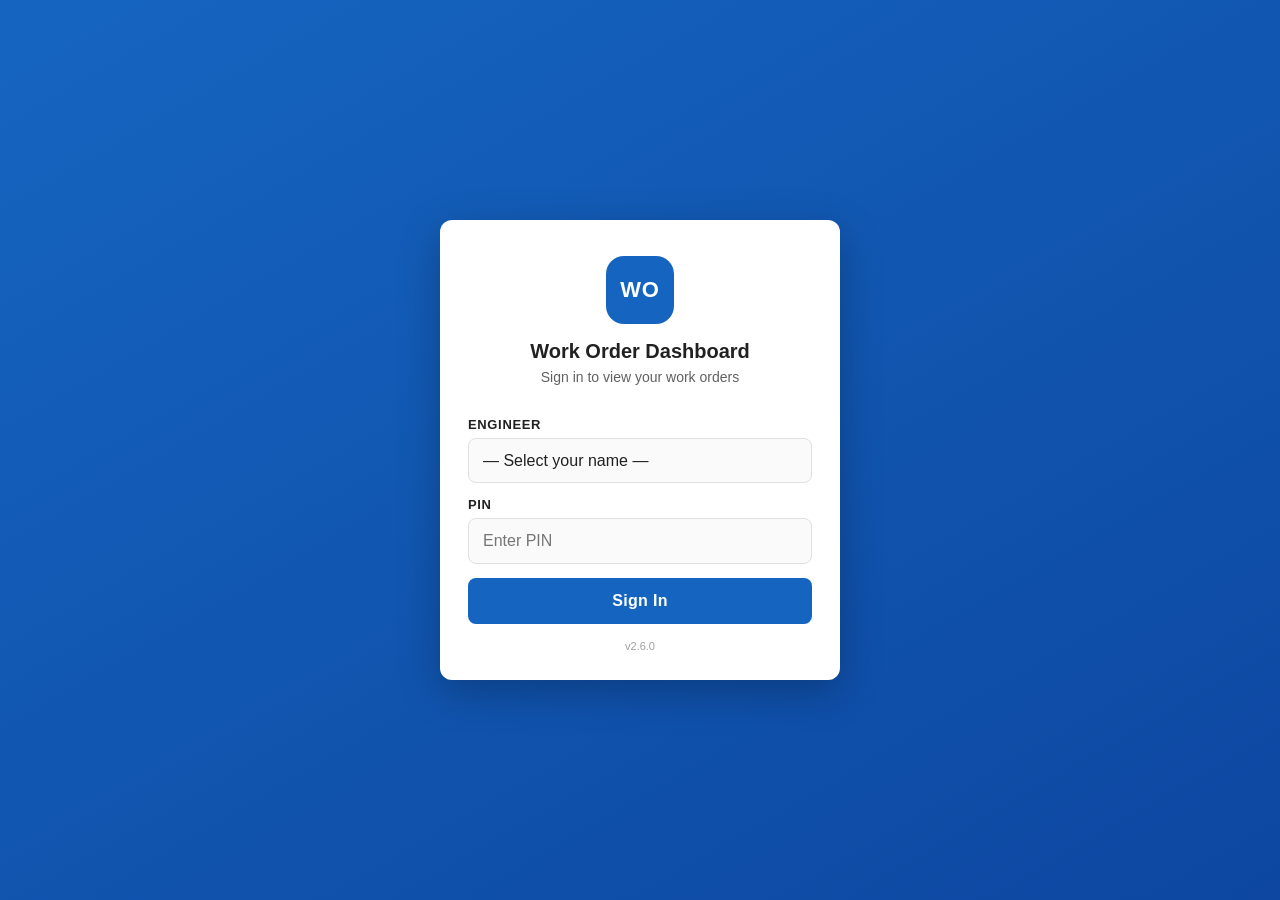
<file: index.html>
<!DOCTYPE html>
<html lang="en">
<head>
  <meta charset="UTF-8">
  <meta name="viewport" content="width=device-width, initial-scale=1.0">
  <meta name="theme-color" content="#1565c0">
  <meta name="mobile-web-app-capable" content="yes">
  <meta name="apple-mobile-web-app-capable" content="yes">
  <meta name="apple-mobile-web-app-status-bar-style" content="black-translucent">
  <meta name="apple-mobile-web-app-title" content="WO Dashboard">
  <title>Work Order Dashboard</title>
  <link rel="manifest" href="manifest.json">
  <link rel="stylesheet" href="style.css">
  <link rel="apple-touch-icon" href="icons/icon-192.png">
</head>
<body>

  <!-- ── LOGIN VIEW ─────────────────────────────────────────────────────── -->
  <div id="view-login" class="view">
    <div class="login-card">
      <div class="logo">
        <div class="logo-icon">WO</div>
        <h1>Work Order Dashboard</h1>
        <p>Sign in to view your work orders</p>
      </div>
      <form id="login-form" novalidate>
        <div class="form-group">
          <label for="engineer-select">Engineer</label>
          <select id="engineer-select" required>
            <option value="">— Select your name —</option>
          </select>
        </div>
        <div class="form-group">
          <label for="pin-input">PIN</label>
          <input
            type="password"
            id="pin-input"
            inputmode="numeric"
            maxlength="20"
            placeholder="Enter PIN"
            required
            autocomplete="current-password"
          >
        </div>
        <div id="login-error" class="error-msg hidden">Incorrect PIN. Please try again.</div>
        <button type="submit" class="btn-primary">Sign In</button>
      </form>
      <div id="version-label" class="version-label"></div>
    </div>
  </div>

  <!-- ── DASHBOARD VIEW ─────────────────────────────────────────────────── -->
  <div id="view-dashboard" class="view hidden">
    <header class="app-header">
      <div class="header-content">
        <div>
          <div class="header-title">Work Orders</div>
          <div id="header-engineer" class="header-subtitle"></div>
        </div>
        <button id="btn-logout" class="btn-logout">Sign Out</button>
      </div>
    </header>

    <main class="dashboard-main">

      <!-- Loading -->
      <div id="loading-state" class="state-card">
        <div class="spinner"></div>
        <p>Loading your work orders…</p>
      </div>

      <!-- Error -->
      <div id="error-state" class="state-card hidden">
        <div class="state-icon">!</div>
        <p id="error-message">Could not load data. Check your connection.</p>
        <button id="btn-retry" class="btn-primary" style="width:auto;padding:10px 28px">Retry</button>
      </div>

      <!-- Content -->
      <div id="dashboard-content" class="hidden">

        <div class="summary-card">
          <div class="summary-number" id="total-count">0</div>
          <div class="summary-label">Total Work Orders</div>
          <div class="card-actions">
            <button id="btn-view-all" class="btn-view-all">View All</button>
            <button id="btn-email-csv" class="btn-email-csv">&#9993; Email CSV</button>
          </div>
          <div class="progress-section">
            <div class="progress-bar-wrap">
              <div class="progress-bar-fill" id="progress-bar-fill"></div>
            </div>
            <div class="progress-label" id="progress-label"></div>
          </div>
        </div>

        <section class="breakdown-section">
          <h2 class="section-title">By Notification Code</h2>
          <div id="breakdown-grid" class="breakdown-grid"></div>
        </section>

      </div>
    </main>
  </div>

  <!-- ── LIST VIEW ──────────────────────────────────────────────────────── -->
  <div id="view-list" class="view hidden">
    <header class="app-header">
      <div class="header-content">
        <button id="btn-back" class="btn-back">&#8592;</button>
        <div class="header-center">
          <div id="list-title" class="header-title"></div>
          <div id="list-subtitle" class="header-subtitle"></div>
        </div>
        <button id="btn-logout-list" class="btn-logout">Sign Out</button>
      </div>
    </header>
    <main class="list-main">
      <div class="search-container">
        <input
          type="search"
          id="list-search"
          placeholder="Search address, city, meter, WO#…"
          autocomplete="off"
          autocorrect="off"
          spellcheck="false"
        >
      </div>
      <div id="wo-list"></div>
    </main>
  </div>

  <!-- ── DETAIL VIEW ────────────────────────────────────────────────────── -->
  <div id="view-detail" class="view hidden">
    <header class="app-header">
      <div class="header-content">
        <button id="btn-back-detail" class="btn-back">&#8592;</button>
        <div class="header-center">
          <div class="header-title">Work Order</div>
          <div id="detail-wo-num" class="header-subtitle"></div>
        </div>
        <button id="btn-logout-detail" class="btn-logout">Sign Out</button>
      </div>
    </header>
    <main class="detail-main">

      <div id="detail-info" class="detail-card"></div>

      <div class="entry-card">
        <h2 class="section-title">Data Entry</h2>
        <div class="form-group">
          <label for="reading-input">Reading</label>
          <input
            type="number"
            id="reading-input"
            inputmode="numeric"
            placeholder="Read"
            min="0"
            step="1"
          >
        </div>
        <div class="form-group">
          <label for="comp-code-select">Completion Code</label>
          <select id="comp-code-select">
            <option value="">— Select completion code —</option>
            <option value="10">10</option>
            <option value="20">20</option>
            <option value="25">25</option>
            <option value="27">27</option>
            <option value="70">70</option>
          </select>
        </div>
        <div class="form-group">
          <label for="activity-text">Activity Text</label>
          <textarea
            id="activity-text"
            placeholder="Enter activity notes…"
            rows="4"
          ></textarea>
        </div>
        <div id="save-error" class="save-error hidden"></div>
        <div id="save-feedback" class="save-feedback hidden">&#10003; Saved</div>
        <button id="btn-save" class="btn-primary">Save</button>
      </div>

    </main>
  </div>

  <script src="config.js"></script>
  <script src="app.js"></script>
  <script>
    if ('serviceWorker' in navigator) {
      window.addEventListener('load', function () {
        navigator.serviceWorker.register('sw.js')
          .catch(function (err) { console.warn('SW registration failed:', err); });
      });
    }
  </script>
</body>
</html>
</file>
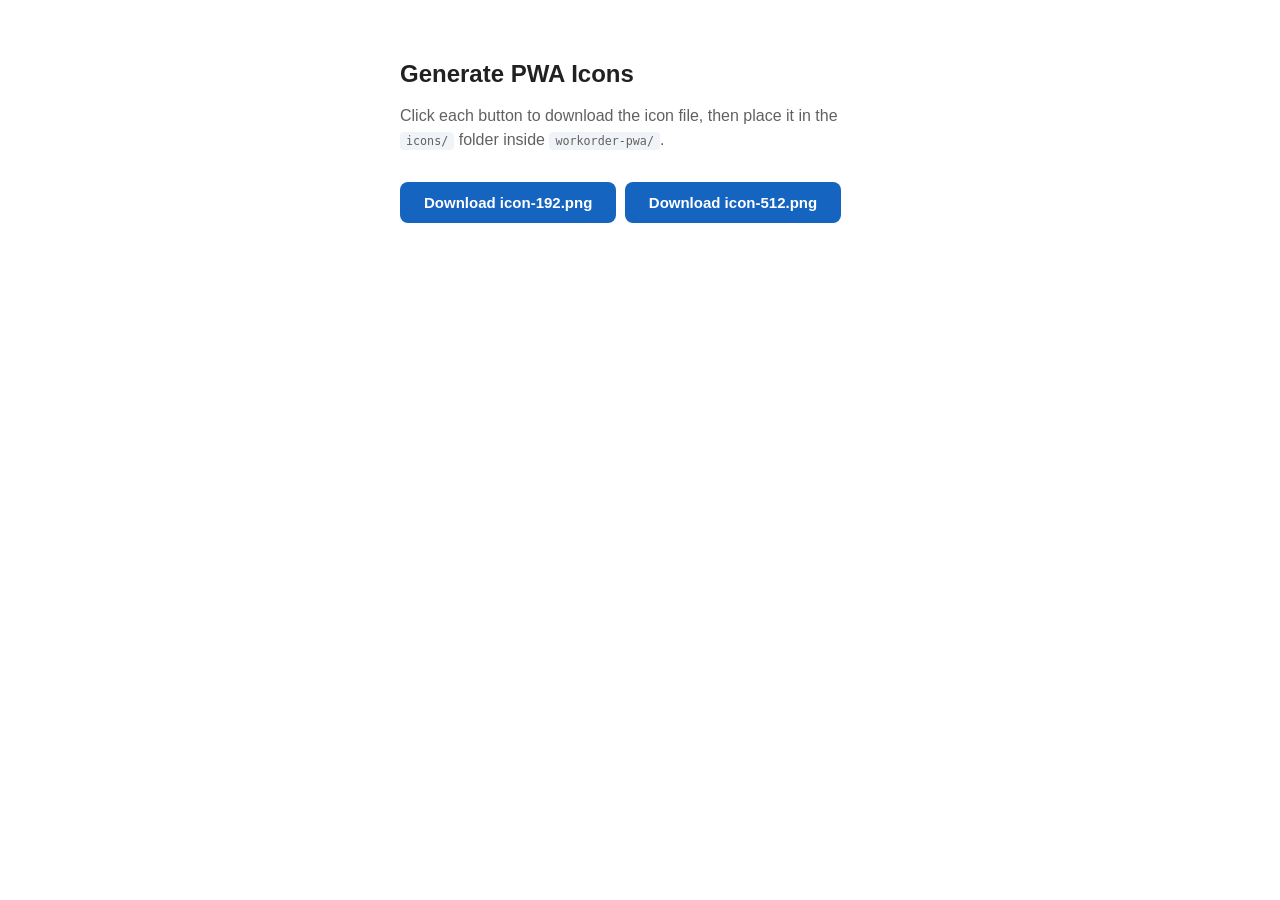
<file: generate-icons.html>
<!DOCTYPE html>
<html lang="en">
<head>
  <meta charset="UTF-8">
  <title>Generate PWA Icons</title>
  <style>
    body {
      font-family: -apple-system, BlinkMacSystemFont, 'Segoe UI', sans-serif;
      max-width: 480px;
      margin: 60px auto;
      padding: 0 24px;
      color: #212121;
    }
    h2 { margin-bottom: 8px; }
    p  { color: #616161; margin-bottom: 24px; line-height: 1.5; }
    code {
      background: #f0f4f8;
      padding: 2px 6px;
      border-radius: 4px;
      font-size: 0.9em;
    }
    .btn {
      display: inline-block;
      padding: 12px 24px;
      background: #1565c0;
      color: white;
      border: none;
      border-radius: 8px;
      font-size: 15px;
      font-weight: 600;
      cursor: pointer;
      margin: 6px 4px 6px 0;
      transition: background 0.15s;
    }
    .btn:hover { background: #0d47a1; }
    canvas { display: none; }
    .done { color: #2e7d32; font-weight: 600; margin-top: 16px; display: none; }
  </style>
</head>
<body>
  <h2>Generate PWA Icons</h2>
  <p>
    Click each button to download the icon file, then place it in the
    <code>icons/</code> folder inside <code>workorder-pwa/</code>.
  </p>
  <button class="btn" onclick="gen(192)">Download icon-192.png</button>
  <button class="btn" onclick="gen(512)">Download icon-512.png</button>
  <p class="done" id="done-msg">✓ Both icons generated! Place them in the icons/ folder.</p>

  <canvas id="c"></canvas>

  <script>
    var downloaded = 0;

    function gen(size) {
      var canvas = document.getElementById('c');
      canvas.width  = size;
      canvas.height = size;
      var ctx = canvas.getContext('2d');

      // Background — rounded square
      var r = size * 0.2;
      ctx.beginPath();
      ctx.moveTo(r, 0);
      ctx.lineTo(size - r, 0);
      ctx.quadraticCurveTo(size, 0, size, r);
      ctx.lineTo(size, size - r);
      ctx.quadraticCurveTo(size, size, size - r, size);
      ctx.lineTo(r, size);
      ctx.quadraticCurveTo(0, size, 0, size - r);
      ctx.lineTo(0, r);
      ctx.quadraticCurveTo(0, 0, r, 0);
      ctx.closePath();
      ctx.fillStyle = '#1565c0';
      ctx.fill();

      // "WO" text
      ctx.fillStyle = 'white';
      ctx.font = 'bold ' + Math.round(size * 0.33) + 'px -apple-system, sans-serif';
      ctx.textAlign    = 'center';
      ctx.textBaseline = 'middle';
      ctx.fillText('WO', size / 2, size / 2);

      // Download
      var a = document.createElement('a');
      a.download = 'icon-' + size + '.png';
      a.href = canvas.toDataURL('image/png');
      a.click();

      downloaded++;
      if (downloaded >= 2) {
        document.getElementById('done-msg').style.display = 'block';
      }
    }
  </script>
</body>
</html>
</file>
<file: style.css>
/* ── RESET & VARIABLES ─────────────────────────────────────────────────── */
*, *::before, *::after {
  box-sizing: border-box;
  margin: 0;
  padding: 0;
}

:root {
  --primary:       #1565c0;
  --primary-dark:  #0d47a1;
  --primary-light: #e3f2fd;
  --text:          #212121;
  --text-muted:    #616161;
  --bg:            #f0f4f8;
  --card-bg:       #ffffff;
  --border:        #e0e0e0;
  --error-bg:      #ffebee;
  --error-text:    #c62828;
  --radius:        12px;
  --shadow:        0 2px 8px rgba(0, 0, 0, 0.10);
}

body {
  font-family: -apple-system, BlinkMacSystemFont, 'Segoe UI', Roboto, sans-serif;
  background: var(--bg);
  color: var(--text);
  min-height: 100vh;
  min-height: 100dvh;
}

.hidden { display: none !important; }

/* ── VIEWS ─────────────────────────────────────────────────────────────── */
.view {
  min-height: 100vh;
  min-height: 100dvh;
}

/* ── LOGIN ─────────────────────────────────────────────────────────────── */
#view-login {
  display: flex;
  align-items: center;
  justify-content: center;
  padding: 24px 16px;
  background: linear-gradient(150deg, #1565c0 0%, #0d47a1 100%);
}

.login-card {
  background: var(--card-bg);
  border-radius: var(--radius);
  padding: 36px 28px 28px;
  width: 100%;
  max-width: 400px;
  box-shadow: 0 12px 40px rgba(0, 0, 0, 0.25);
}

.logo {
  text-align: center;
  margin-bottom: 32px;
}

.logo-icon {
  display: inline-flex;
  align-items: center;
  justify-content: center;
  width: 68px;
  height: 68px;
  background: var(--primary);
  color: white;
  font-size: 22px;
  font-weight: 800;
  border-radius: 18px;
  margin-bottom: 16px;
  letter-spacing: 0.04em;
}

.logo h1 {
  font-size: 20px;
  font-weight: 700;
  color: var(--text);
  margin-bottom: 6px;
}

.logo p {
  color: var(--text-muted);
  font-size: 14px;
}

.version-label {
  text-align: center;
  font-size: 11px;
  color: var(--text-muted);
  margin-top: 16px;
  opacity: 0.6;
}

/* Form elements */
.form-group {
  margin-bottom: 14px;
}

.form-group label {
  display: block;
  font-size: 13px;
  font-weight: 600;
  color: var(--text);
  margin-bottom: 6px;
  text-transform: uppercase;
  letter-spacing: 0.05em;
}

.form-group select,
.form-group input[type="password"],
.form-group textarea {
  width: 100%;
  padding: 13px 14px;
  border: 1.5px solid var(--border);
  border-radius: 8px;
  font-size: 16px;
  color: var(--text);
  background: #fafafa;
  transition: border-color 0.15s, box-shadow 0.15s;
  -webkit-appearance: none;
  appearance: none;
}

.form-group textarea {
  resize: vertical;
  min-height: 72px;
  line-height: 1.5;
}

#reading-input {
  width: 100%;
  padding: 18px 16px;
  border: 1.5px solid var(--border);
  border-radius: 10px;
  font-size: 32px;
  font-weight: 700;
  color: var(--text);
  background: var(--card-bg);
  text-align: center;
  letter-spacing: 0.04em;
  appearance: none;
  -moz-appearance: textfield;
}
#reading-input:focus {
  outline: none;
  border-color: var(--primary);
  box-shadow: 0 0 0 3px rgba(21, 101, 192, 0.15);
  background: #fff;
}
#reading-input::-webkit-inner-spin-button,
#reading-input::-webkit-outer-spin-button { -webkit-appearance: none; }

.form-group select:focus,
.form-group input[type="password"]:focus,
.form-group textarea:focus {
  outline: none;
  border-color: var(--primary);
  box-shadow: 0 0 0 3px rgba(21, 101, 192, 0.15);
  background: #fff;
}

.error-msg {
  color: var(--error-text);
  font-size: 13px;
  margin-bottom: 14px;
  padding: 10px 14px;
  background: var(--error-bg);
  border-radius: 7px;
  border-left: 3px solid var(--error-text);
}

.btn-primary {
  width: 100%;
  padding: 14px;
  background: var(--primary);
  color: white;
  border: none;
  border-radius: 8px;
  font-size: 16px;
  font-weight: 700;
  cursor: pointer;
  transition: background 0.15s, transform 0.1s;
  letter-spacing: 0.02em;
}

.btn-primary:hover  { background: var(--primary-dark); }
.btn-primary:active { transform: scale(0.98); }

/* ── DASHBOARD HEADER ──────────────────────────────────────────────────── */
.app-header {
  background: var(--primary);
  color: white;
  position: sticky;
  top: 0;
  z-index: 100;
  box-shadow: 0 2px 10px rgba(0, 0, 0, 0.2);
}

.header-content {
  display: flex;
  align-items: center;
  justify-content: space-between;
  max-width: 640px;
  margin: 0 auto;
  padding: 14px 16px;
  gap: 12px;
}

.header-title {
  font-size: 18px;
  font-weight: 700;
  letter-spacing: 0.01em;
}

.header-subtitle {
  font-size: 13px;
  opacity: 0.82;
  margin-top: 2px;
}

.btn-logout {
  flex-shrink: 0;
  background: rgba(255, 255, 255, 0.15);
  color: white;
  border: 1.5px solid rgba(255, 255, 255, 0.4);
  padding: 8px 16px;
  border-radius: 20px;
  font-size: 13px;
  font-weight: 600;
  cursor: pointer;
  transition: background 0.15s;
  white-space: nowrap;
}

.btn-logout:hover { background: rgba(255, 255, 255, 0.28); }

/* ── DASHBOARD MAIN ────────────────────────────────────────────────────── */
.dashboard-main {
  max-width: 640px;
  margin: 0 auto;
  padding: 20px 16px 48px;
}

/* ── STATE CARDS (loading / error) ─────────────────────────────────────── */
.state-card {
  text-align: center;
  padding: 64px 24px;
  color: var(--text-muted);
}

.state-card p {
  margin-bottom: 20px;
  font-size: 15px;
}

.state-icon {
  width: 52px;
  height: 52px;
  background: var(--error-bg);
  color: var(--error-text);
  border-radius: 50%;
  display: inline-flex;
  align-items: center;
  justify-content: center;
  font-size: 26px;
  font-weight: 800;
  margin-bottom: 16px;
}

.spinner {
  width: 44px;
  height: 44px;
  border: 4px solid var(--border);
  border-top-color: var(--primary);
  border-radius: 50%;
  animation: spin 0.75s linear infinite;
  margin: 0 auto 18px;
}

@keyframes spin { to { transform: rotate(360deg); } }

/* ── SUMMARY CARD ──────────────────────────────────────────────────────── */
.summary-card {
  background: linear-gradient(135deg, #1565c0 0%, #0d47a1 100%);
  color: white;
  border-radius: var(--radius);
  padding: 32px 24px;
  text-align: center;
  margin-bottom: 20px;
  box-shadow: 0 4px 16px rgba(21, 101, 192, 0.35);
}

.summary-number {
  font-size: 64px;
  font-weight: 800;
  line-height: 1;
  margin-bottom: 10px;
  letter-spacing: -0.02em;
}

.summary-label {
  font-size: 15px;
  opacity: 0.9;
  font-weight: 500;
  text-transform: uppercase;
  letter-spacing: 0.06em;
  margin-bottom: 16px;
}

.card-actions {
  display: flex;
  flex-direction: column;
  gap: 10px;
  margin-bottom: 0;
}

.btn-view-all {
  background: rgba(255, 255, 255, 0.2);
  color: white;
  border: 1.5px solid rgba(255, 255, 255, 0.5);
  padding: 11px 22px;
  border-radius: 20px;
  font-size: 15px;
  font-weight: 600;
  cursor: pointer;
  transition: background 0.15s;
  width: 100%;
}
.btn-view-all:hover { background: rgba(255, 255, 255, 0.32); }

.btn-email-csv {
  background: rgba(255, 255, 255, 0.12);
  color: white;
  border: 1.5px solid rgba(255, 255, 255, 0.4);
  padding: 11px 22px;
  border-radius: 20px;
  font-size: 15px;
  font-weight: 600;
  cursor: pointer;
  transition: background 0.15s;
  width: 100%;
}
.btn-email-csv:hover { background: rgba(255, 255, 255, 0.25); }

.progress-section {
  margin-top: 18px;
}

.progress-bar-wrap {
  height: 8px;
  background: rgba(255, 255, 255, 0.25);
  border-radius: 4px;
  overflow: hidden;
  margin-bottom: 7px;
}

.progress-bar-fill {
  height: 100%;
  background: rgba(255, 255, 255, 0.9);
  border-radius: 4px;
  width: 0%;
  transition: width 0.5s ease;
}

.progress-label {
  font-size: 12px;
  opacity: 0.85;
  letter-spacing: 0.03em;
}

/* ── BREAKDOWN SECTION ─────────────────────────────────────────────────── */
.section-title {
  font-size: 12px;
  font-weight: 700;
  text-transform: uppercase;
  letter-spacing: 0.08em;
  color: var(--text-muted);
  margin-bottom: 12px;
}

.breakdown-grid {
  display: flex;
  flex-wrap: nowrap;
  overflow-x: auto;
  gap: 10px;
  padding-bottom: 6px;
  -webkit-overflow-scrolling: touch;
  scrollbar-width: none;
}
.breakdown-grid::-webkit-scrollbar { display: none; }

.code-card {
  background: var(--card-bg);
  border-radius: 10px;
  padding: 12px 14px;
  box-shadow: var(--shadow);
  display: flex;
  flex-direction: column;
  align-items: center;
  gap: 6px;
  flex: 0 0 auto;
  min-width: 72px;
  text-align: center;
  transition: box-shadow 0.15s;
}

.code-card:hover {
  box-shadow: 0 4px 16px rgba(0, 0, 0, 0.12);
}

.code-card--clickable {
  cursor: pointer;
}
.code-card--clickable:active {
  transform: scale(0.97);
}

.code-badge {
  background: var(--primary-light);
  color: var(--primary);
  font-size: 12px;
  font-weight: 800;
  padding: 7px 10px;
  border-radius: 7px;
  white-space: nowrap;
  min-width: 52px;
  text-align: center;
  letter-spacing: 0.03em;
  flex-shrink: 0;
}

.code-info { width: 100%; }

.code-count {
  font-size: 22px;
  font-weight: 800;
  color: var(--text);
  line-height: 1;
}

.code-label {
  font-size: 10px;
  color: var(--text-muted);
  margin-top: 2px;
  text-transform: uppercase;
  letter-spacing: 0.04em;
}

.code-arrow { display: none; }

/* ── LIST VIEW HEADER ───────────────────────────────────────────────────── */
.header-center {
  flex: 1;
  min-width: 0;
  text-align: center;
}

.btn-back {
  flex-shrink: 0;
  background: rgba(255, 255, 255, 0.15);
  color: white;
  border: 1.5px solid rgba(255, 255, 255, 0.4);
  width: 38px;
  height: 38px;
  border-radius: 50%;
  font-size: 18px;
  cursor: pointer;
  display: flex;
  align-items: center;
  justify-content: center;
  transition: background 0.15s;
}
.btn-back:hover { background: rgba(255, 255, 255, 0.28); }

/* ── LIST MAIN ──────────────────────────────────────────────────────────── */
.list-main {
  max-width: 640px;
  margin: 0 auto;
  padding: 12px 16px 48px;
}

/* ── SEARCH BAR ─────────────────────────────────────────────────────────── */
.search-container {
  margin-bottom: 12px;
}

#list-search {
  width: 100%;
  padding: 12px 16px 12px 40px;
  border: 1.5px solid var(--border);
  border-radius: 10px;
  font-size: 15px;
  color: var(--text);
  background: var(--card-bg) url("data:image/svg+xml,%3Csvg xmlns='http://www.w3.org/2000/svg' width='16' height='16' viewBox='0 0 24 24' fill='none' stroke='%23999' stroke-width='2.5' stroke-linecap='round' stroke-linejoin='round'%3E%3Ccircle cx='11' cy='11' r='8'/%3E%3Cline x1='21' y1='21' x2='16.65' y2='16.65'/%3E%3C/svg%3E") no-repeat 14px center;
  box-shadow: var(--shadow);
  transition: border-color 0.15s, box-shadow 0.15s;
  -webkit-appearance: none;
  appearance: none;
}

#list-search:focus {
  outline: none;
  border-color: var(--primary);
  box-shadow: 0 0 0 3px rgba(21, 101, 192, 0.12);
}

#list-search::-webkit-search-cancel-button {
  -webkit-appearance: none;
  appearance: none;
  width: 16px;
  height: 16px;
  background: url("data:image/svg+xml,%3Csvg xmlns='http://www.w3.org/2000/svg' width='14' height='14' viewBox='0 0 24 24' fill='%23999'%3E%3Cpath d='M19 6.41L17.59 5 12 10.59 6.41 5 5 6.41 10.59 12 5 17.59 6.41 19 12 13.41 17.59 19 19 17.59 13.41 12z'/%3E%3C/svg%3E") center/contain no-repeat;
  cursor: pointer;
}

/* ── WORK ORDER ITEM ────────────────────────────────────────────────────── */
.wo-item {
  background: var(--card-bg);
  border-radius: 10px;
  padding: 14px 16px;
  margin-bottom: 8px;
  box-shadow: var(--shadow);
  display: flex;
  align-items: center;
  gap: 12px;
}

.wo-body {
  flex: 1;
  min-width: 0;
}

.wo-address {
  font-size: 15px;
  font-weight: 600;
  color: var(--text);
  white-space: nowrap;
  overflow: hidden;
  text-overflow: ellipsis;
}

.wo-city {
  font-size: 13px;
  color: var(--text-muted);
  margin-top: 2px;
}

.wo-loc {
  font-size: 12px;
  color: var(--primary);
  margin-top: 3px;
  font-weight: 500;
}

.wo-num {
  font-size: 11px;
  font-weight: 700;
  color: var(--text-muted);
  background: var(--bg);
  padding: 4px 8px;
  border-radius: 5px;
  white-space: nowrap;
  flex-shrink: 0;
}

.wo-item--clickable {
  cursor: pointer;
}
.wo-item--clickable:active {
  transform: scale(0.98);
}

.wo-item--done {
  opacity: 0.45;
}
.wo-item--done .wo-address {
  text-decoration: line-through;
}

.wo-arrow {
  color: var(--border);
  font-size: 20px;
  flex-shrink: 0;
}

.wo-code {
  display: inline-block;
  font-size: 10px;
  font-weight: 800;
  padding: 2px 7px;
  border-radius: 4px;
  margin-top: 5px;
  letter-spacing: 0.05em;
  background: var(--primary-light);
  color: var(--primary);
}

/* ── DETAIL MAIN ────────────────────────────────────────────────────────── */
.detail-main {
  max-width: 640px;
  margin: 0 auto;
  padding: 12px 12px 24px;
}

.detail-card {
  background: var(--card-bg);
  border-radius: var(--radius);
  padding: 4px 0;
  box-shadow: var(--shadow);
  margin-bottom: 12px;
  overflow: hidden;
}

.detail-row {
  padding: 8px 14px;
  border-bottom: 1px solid var(--bg);
}
.detail-row:last-child {
  border-bottom: none;
}

/* Side-by-side pairs */
.detail-pair {
  display: flex;
  border-bottom: 1px solid var(--bg);
}
.detail-pair:last-child {
  border-bottom: none;
}
.detail-pair .detail-row {
  flex: 1;
  min-width: 0;
  border-bottom: none;
}
.detail-pair .detail-row + .detail-row {
  border-left: 1px solid var(--bg);
}

.detail-label {
  font-size: 10px;
  font-weight: 700;
  text-transform: uppercase;
  letter-spacing: 0.06em;
  color: var(--text-muted);
  display: block;
  margin-bottom: 1px;
}

.detail-value {
  font-size: 14px;
  color: var(--text);
  font-weight: 500;
  word-break: break-word;
  line-height: 1.3;
}

/* ── ENTRY CARD ─────────────────────────────────────────────────────────── */
.entry-card {
  background: var(--card-bg);
  border-radius: var(--radius);
  padding: 14px 12px;
  box-shadow: var(--shadow);
}

.entry-card .section-title {
  margin-bottom: 12px;
}

.save-error {
  color: #c62828;
  font-size: 14px;
  font-weight: 600;
  text-align: center;
  margin-bottom: 10px;
  padding: 8px;
  background: #ffebee;
  border-radius: 7px;
}

.save-feedback {
  color: #2e7d32;
  font-size: 14px;
  font-weight: 600;
  text-align: center;
  margin-bottom: 10px;
  padding: 8px;
  background: #e8f5e9;
  border-radius: 7px;
}

/* ── RESPONSIVE ────────────────────────────────────────────────────────── */
@media (min-width: 600px) {
  .summary-number { font-size: 80px; }
}
</file>
